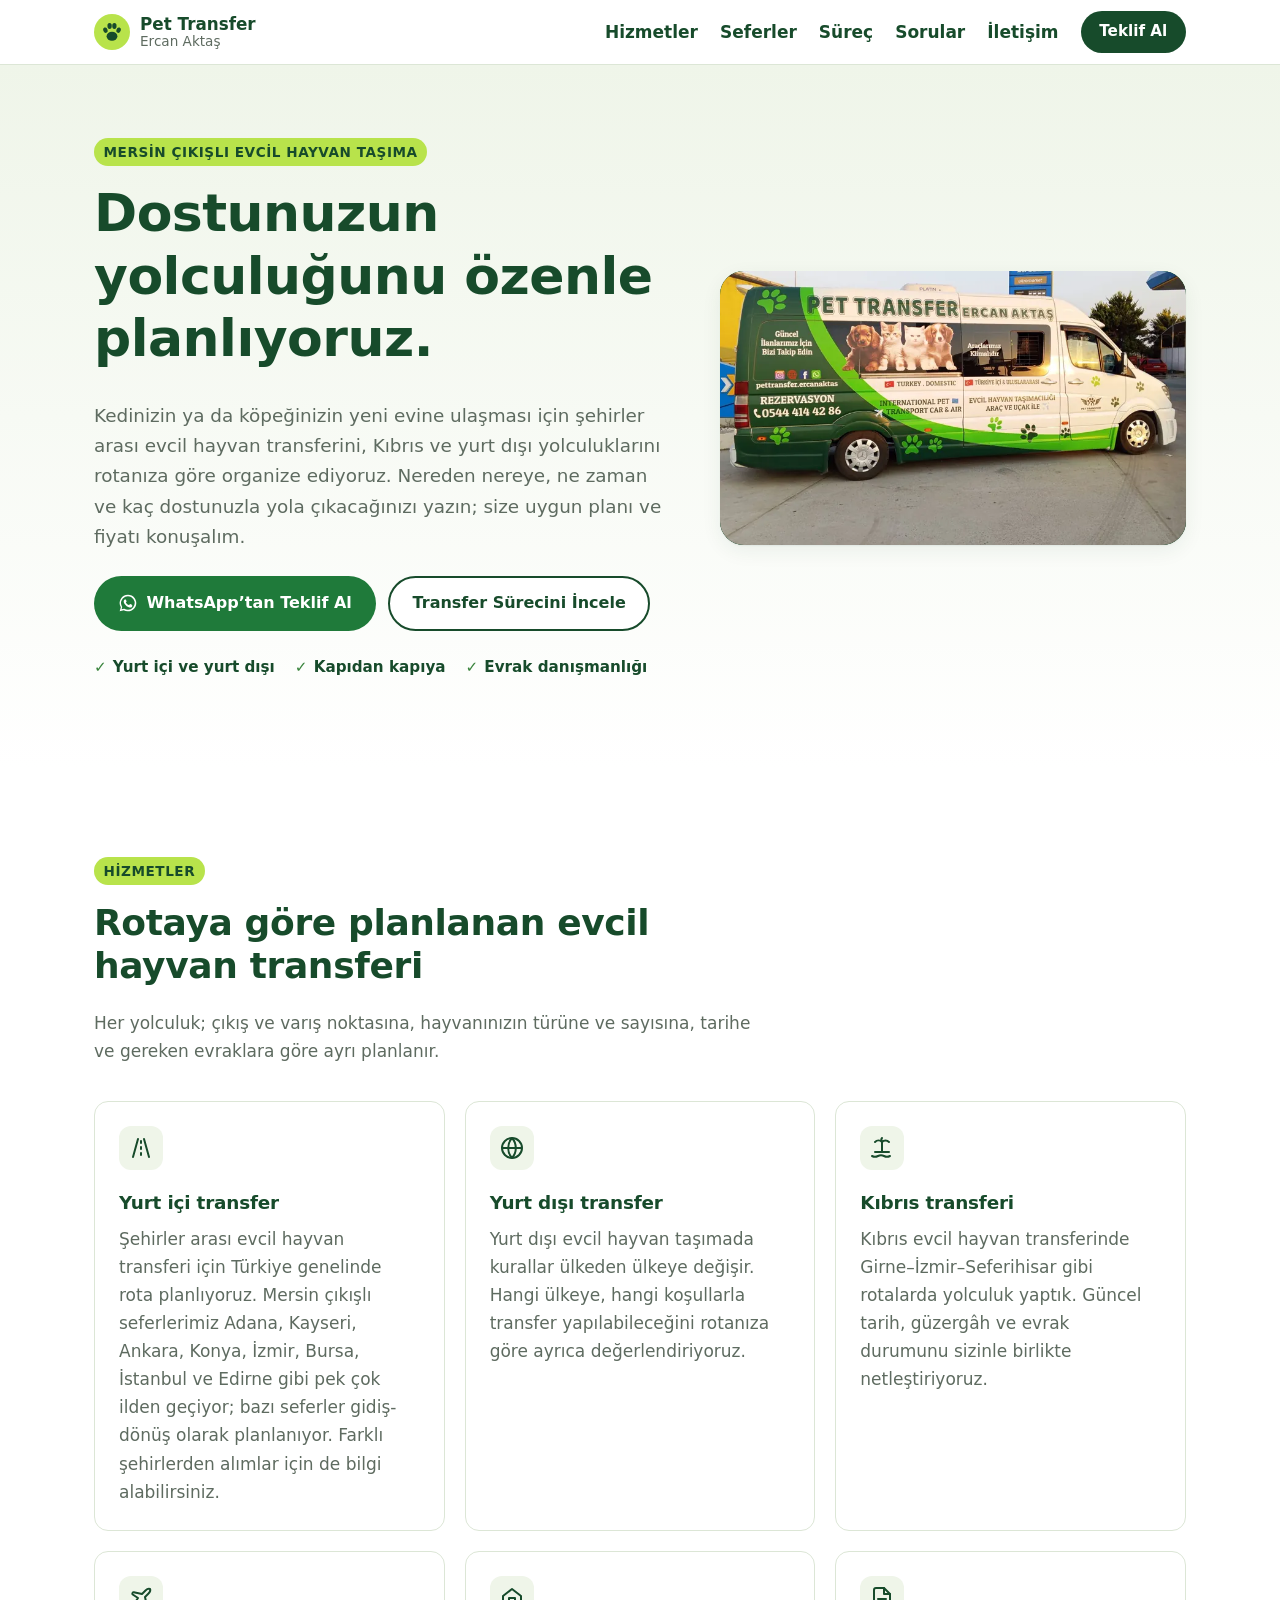
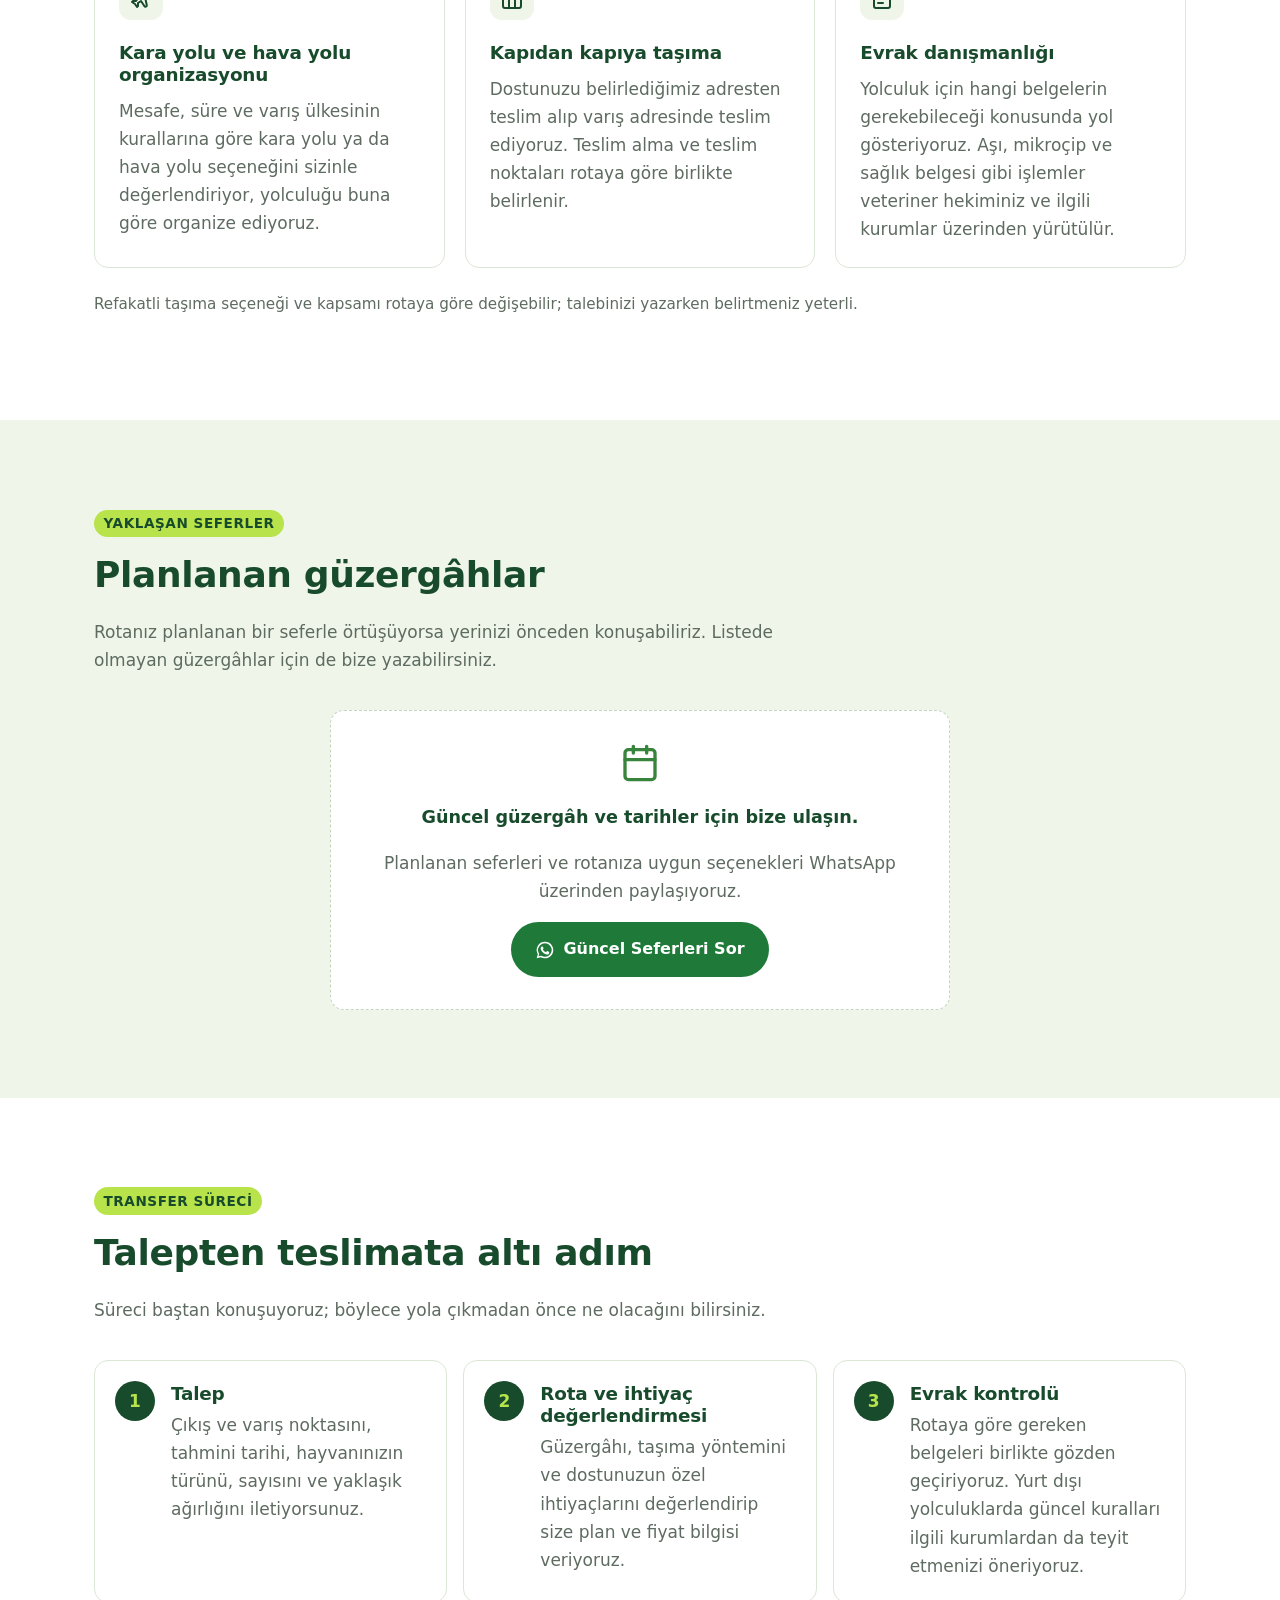
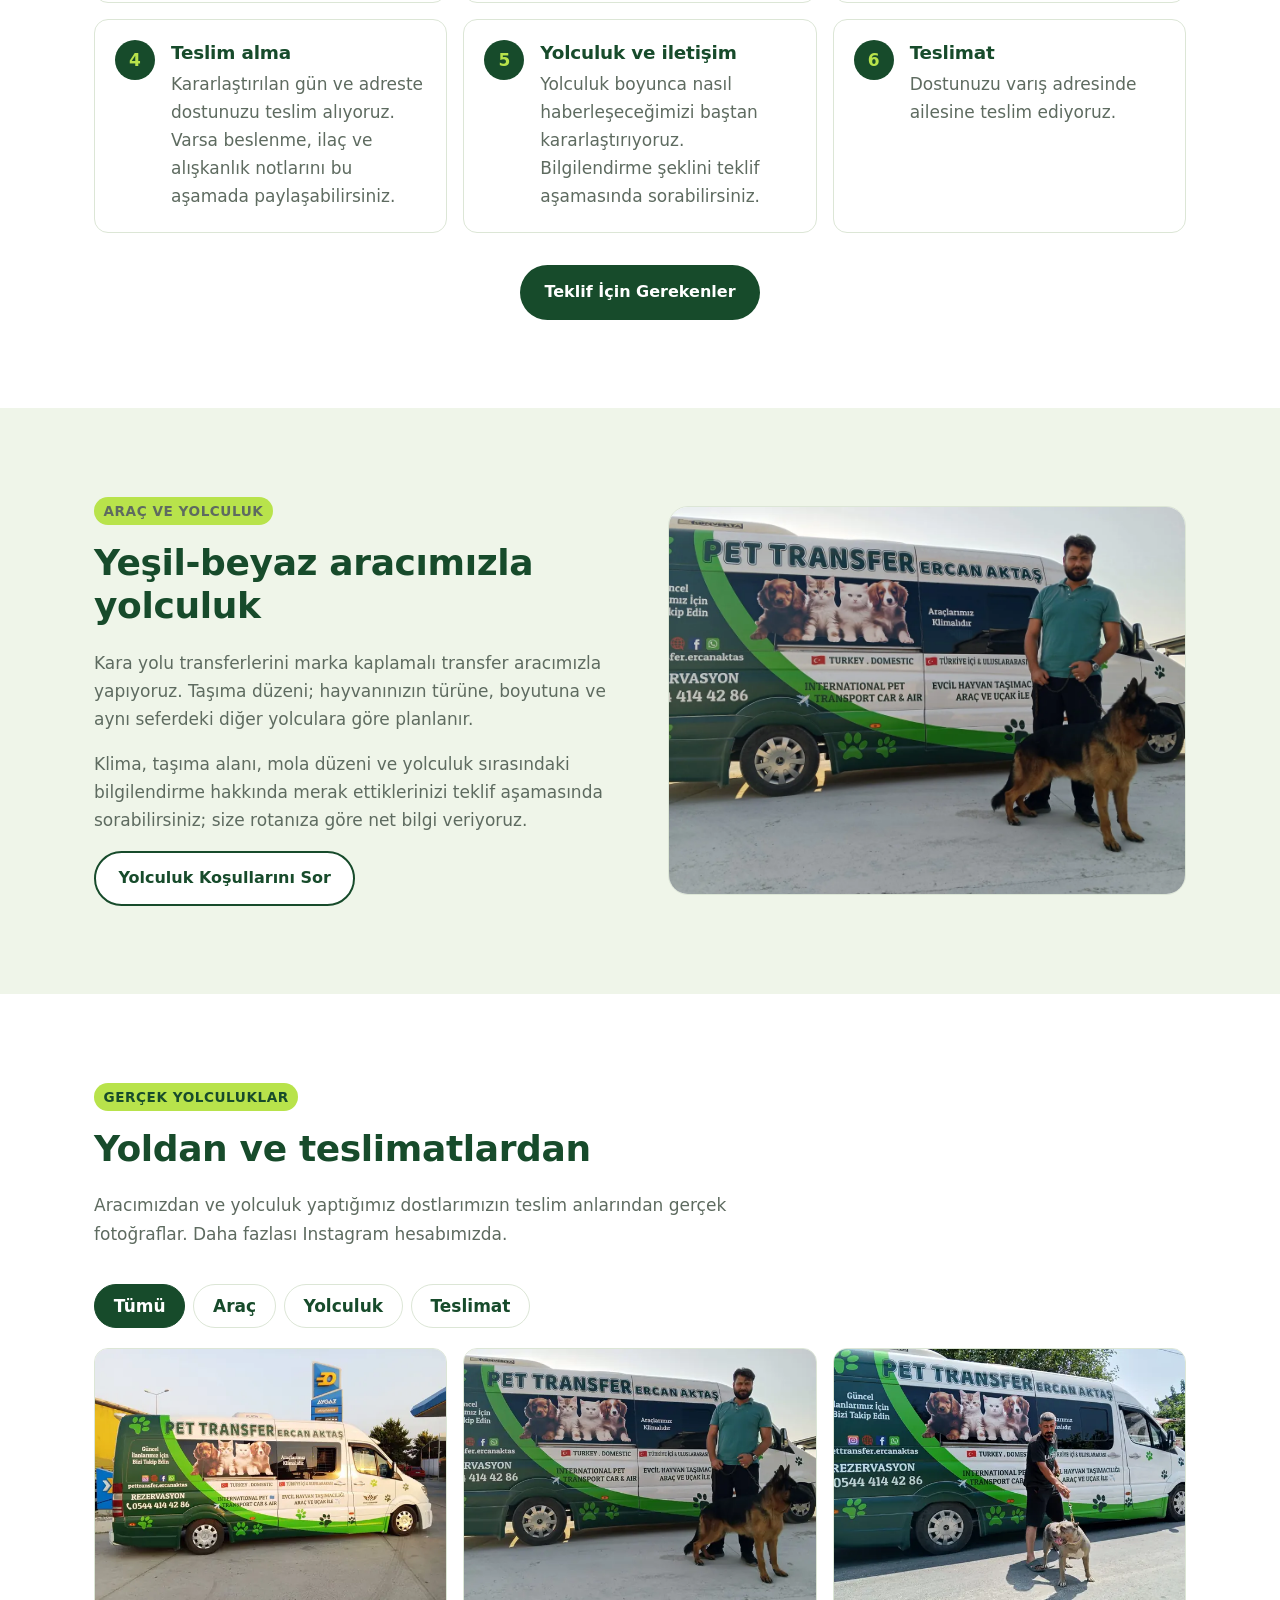
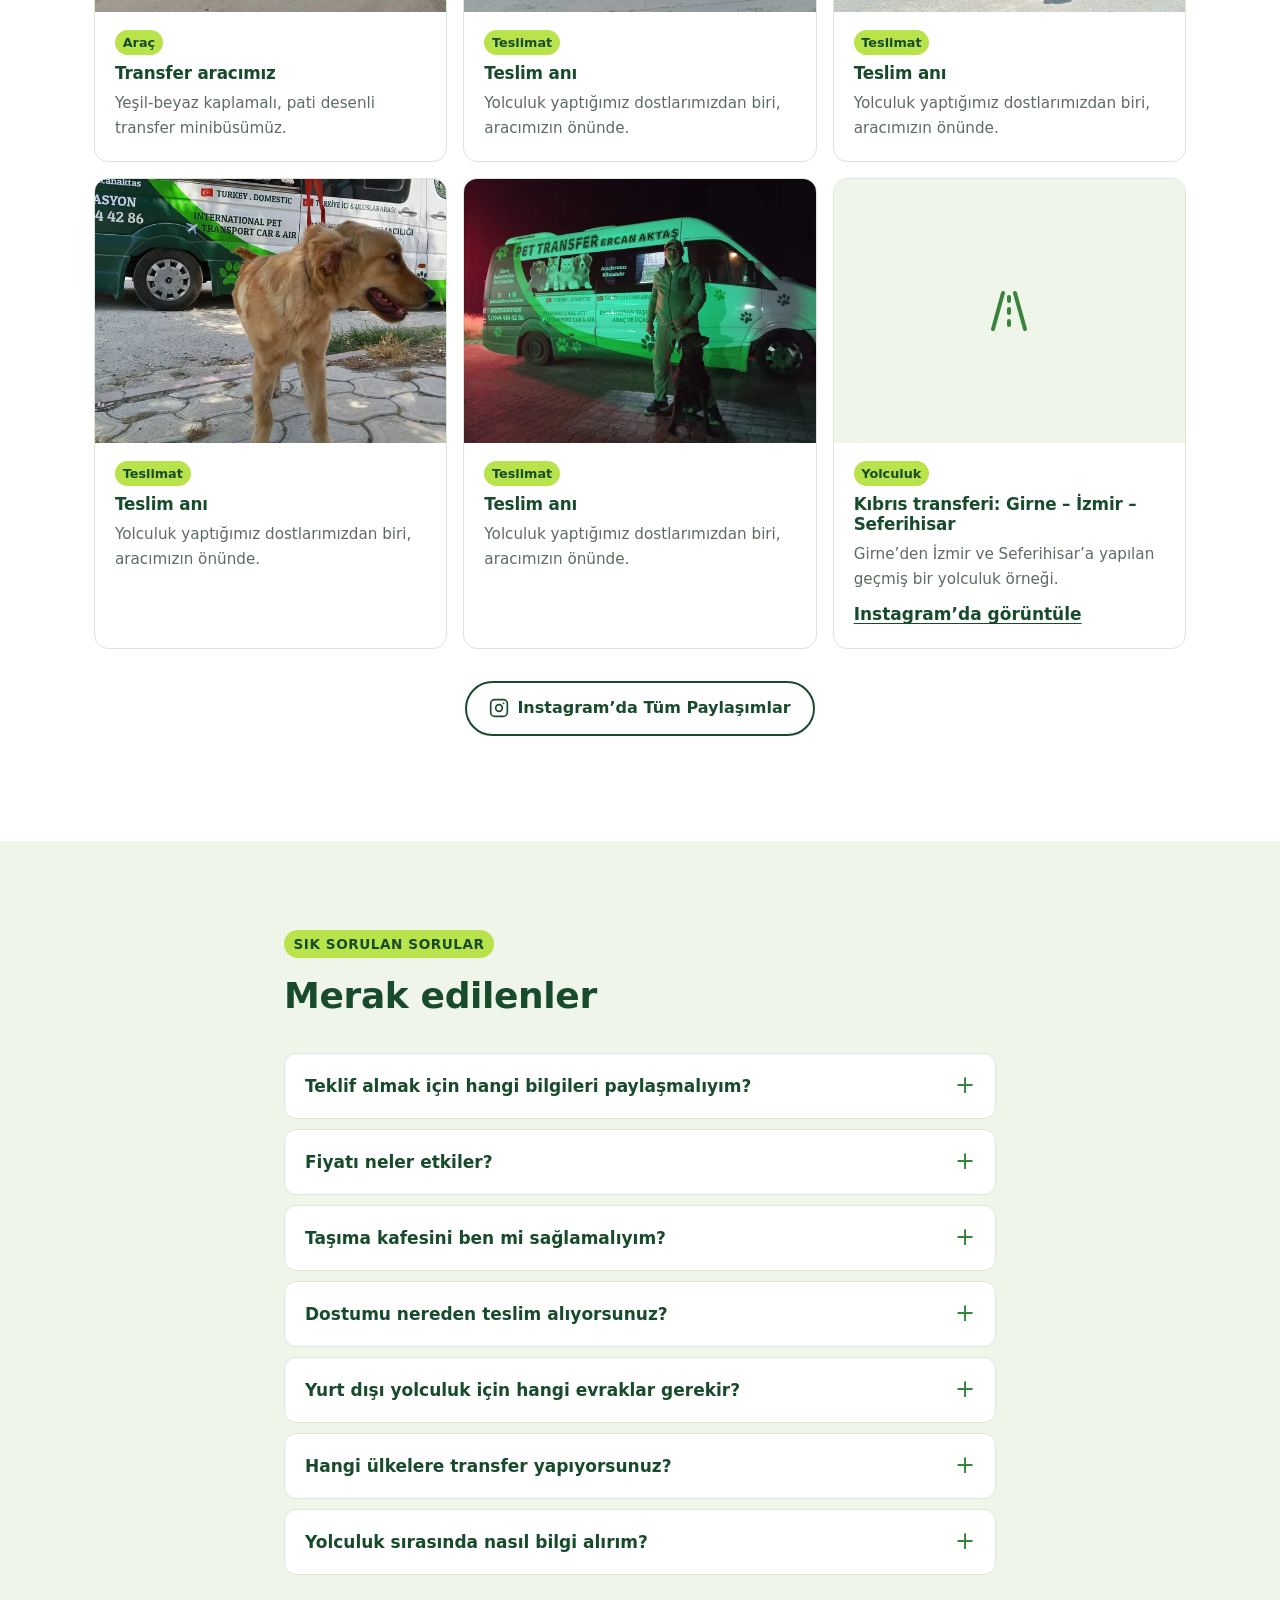
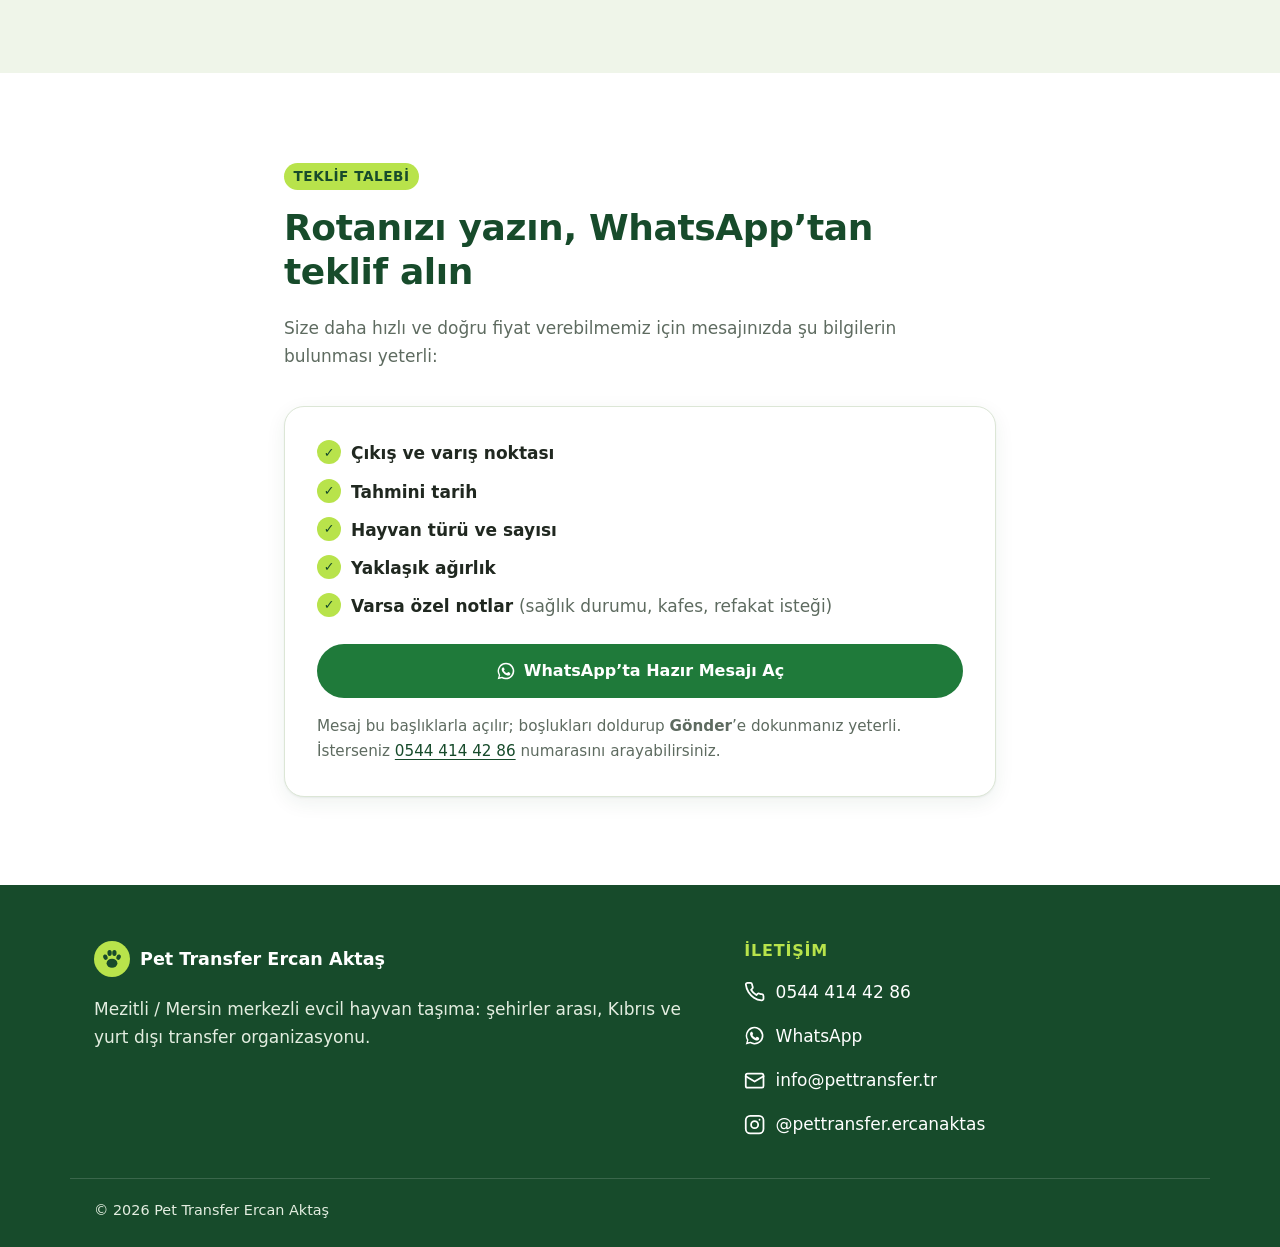
<file: index.html>
<!doctype html>
<html lang="tr">
<head>
  <meta charset="utf-8">
  <meta name="viewport" content="width=device-width, initial-scale=1">
  <!-- Google etiketi (Google Ads) – sayfada yalnızca bir kez yüklenir.
       Sitede çerez tercihi alan bir araç olmadığı için izin varsayılmaz: reklam ve analiz
       çerezleri varsayılan olarak "denied" başlar. İleride bir çerez bandı eklenirse
       kullanıcı onayında gtag('consent', 'update', {...}) çağrılmalıdır. -->
  <script>
    window.dataLayer = window.dataLayer || [];
    function gtag(){dataLayer.push(arguments);}
    gtag('consent', 'default', {
      ad_storage: 'denied',
      ad_user_data: 'denied',
      ad_personalization: 'denied',
      analytics_storage: 'denied'
    });
    gtag('js', new Date());
    gtag('config', 'AW-18355595125');
  </script>
  <script async src="https://www.googletagmanager.com/gtag/js?id=AW-18355595125"></script>
  <title>Pet Transfer Ercan Aktaş | Evcil Hayvan Taşıma – Mersin</title>
  <meta name="description" content="Mersin merkezli evcil hayvan taşıma: şehirler arası evcil hayvan transferi, Kıbrıs ve yurt dışı transfer organizasyonu. Rotanızı yazın, WhatsApp'tan teklif alın.">
  <link rel="canonical" href="https://pettransfer.tr/">
  <meta name="theme-color" content="#174B2B">

  <meta property="og:type" content="website">
  <meta property="og:locale" content="tr_TR">
  <meta property="og:site_name" content="Pet Transfer Ercan Aktaş">
  <meta property="og:title" content="Pet Transfer Ercan Aktaş | Evcil Hayvan Taşıma">
  <meta property="og:description" content="Dostunuzun yolculuğunu özenle planlıyoruz. Türkiye içi, Kıbrıs ve yurt dışı evcil hayvan transferi için WhatsApp'tan teklif alın.">
  <meta property="og:url" content="https://pettransfer.tr/">
  <meta property="og:image" content="https://pettransfer.tr/assets/img/og-arac.jpg">
  <meta property="og:image:width" content="1200">
  <meta property="og:image:height" content="630">
  <meta name="twitter:card" content="summary_large_image">
  <link rel="preload" as="image" href="assets/img/arac-yan-760.webp" imagesrcset="assets/img/arac-yan-760.webp 760w, assets/img/arac-yan.webp 1400w" imagesizes="(min-width: 900px) 480px, 100vw">

  <link rel="icon" href="assets/favicon.svg" type="image/svg+xml">
  <link rel="stylesheet" href="assets/css/style.css?v=20261008-4">

  <script type="application/ld+json">
  {
    "@context": "https://schema.org",
    "@type": "LocalBusiness",
    "name": "Pet Transfer Ercan Aktaş",
    "description": "Evcil hayvan taşıma: şehirler arası, Kıbrıs ve yurt dışı evcil hayvan transferi organizasyonu.",
    "url": "https://pettransfer.tr/",
    "telephone": "+905444144286",
    "email": "info@pettransfer.tr",
    "address": {
      "@type": "PostalAddress",
      "addressLocality": "Mezitli",
      "addressRegion": "Mersin",
      "addressCountry": "TR"
    },
    "areaServed": "TR",
    "sameAs": ["https://www.instagram.com/pettransfer.ercanaktas/"]
  }
  </script>
</head>
<body>
  <a class="skip-link" href="#icerik">İçeriğe geç</a>

  <header class="site-header">
    <div class="container header-inner">
      <a class="brand" href="#ust" aria-label="Pet Transfer Ercan Aktaş ana sayfa">
        <!-- YAYIN ÖNCESİ: Orijinal logo dosyası gelince bu ikon + yazıyı logo görseliyle değiştirin. -->
        <svg class="brand-mark" viewBox="0 0 40 40" aria-hidden="true"><use href="#pati"/></svg>
        <span class="brand-text"><strong>Pet Transfer</strong><span>Ercan Aktaş</span></span>
      </a>
      <nav class="main-nav" aria-label="Ana menü">
        <button class="nav-toggle" type="button" aria-expanded="false" aria-controls="menu">
          <span class="nav-toggle-bar" aria-hidden="true"></span>
          <span class="visually-hidden">Menüyü aç</span>
        </button>
        <ul id="menu" class="nav-list">
          <li><a href="#hizmetler">Hizmetler</a></li>
          <li><a href="#seferler">Seferler</a></li>
          <li><a href="#surec">Süreç</a></li>
          <li><a href="#sss">Sorular</a></li>
          <li><a href="#iletisim">İletişim</a></li>
          <li class="nav-cta"><a class="btn btn-primary btn-sm" href="#talep">Teklif Al</a></li>
        </ul>
      </nav>
    </div>
  </header>

  <main id="icerik">
    <!-- 1. ANA BÖLÜM -->
    <section class="hero" id="ust" aria-labelledby="hero-baslik">
      <div class="container hero-inner">
        <div class="hero-text">
          <p class="eyebrow">Mersin çıkışlı evcil hayvan taşıma</p>
          <h1 id="hero-baslik">Dostunuzun yolculuğunu özenle planlıyoruz.</h1>
          <p class="lead">Kedinizin ya da köpeğinizin yeni evine ulaşması için şehirler arası evcil hayvan transferini, Kıbrıs ve yurt dışı yolculuklarını rotanıza göre organize ediyoruz. Nereden nereye, ne zaman ve kaç dostunuzla yola çıkacağınızı yazın; size uygun planı ve fiyatı konuşalım.</p>
          <div class="btn-row">
            <a class="btn btn-whatsapp" href="https://wa.me/905444144286?text=Merhaba%2C%20evcil%20hayvan%20transferi%20i%C3%A7in%20teklif%20almak%20istiyorum." data-wa-link>
              <svg aria-hidden="true" class="icon"><use href="#i-wa"/></svg>
              WhatsApp’tan Teklif Al
            </a>
            <a class="btn btn-ghost" href="#surec">Transfer Sürecini İncele</a>
          </div>
          <ul class="hero-facts" aria-label="Kısa bilgiler">
            <li>Yurt içi ve yurt dışı</li>
            <li>Kapıdan kapıya</li>
            <li>Evrak danışmanlığı</li>
          </ul>
        </div>

        <figure class="hero-media">
          <!-- İşletmenin gerçek araç fotoğrafı. Dosya yoksa aşağıdaki rota kartı görünür. -->
          <img src="assets/img/arac-yan-760.webp"
               srcset="assets/img/arac-yan-760.webp 760w, assets/img/arac-yan.webp 1400w"
               sizes="(min-width: 900px) 480px, 100vw" width="1400" height="824"
               alt="Yandan görünüm: Pet Transfer Ercan Aktaş yazılı, pati desenli yeşil-beyaz kaplamalı transfer minibüsü"
               fetchpriority="high" decoding="async" data-optional-img>
          <div class="hero-fallback" aria-hidden="true">
            <div class="route-demo">
              <span class="route-label">Örnek rota planı</span>
              <ol>
                <li><span class="dot"></span>Çıkış noktası</li>
                <li><span class="dot"></span>Ara duraklar</li>
                <li><span class="dot dot-end"></span>Ailesine teslim</li>
              </ol>
              <svg class="route-paw" viewBox="0 0 40 40"><use href="#pati"/></svg>
            </div>
          </div>
        </figure>
      </div>
    </section>

    <!-- 2. HİZMETLER -->
    <section class="section" id="hizmetler" aria-labelledby="hizmet-baslik">
      <div class="container">
        <div class="section-head">
          <p class="eyebrow">Hizmetler</p>
          <h2 id="hizmet-baslik">Rotaya göre planlanan evcil hayvan transferi</h2>
          <p>Her yolculuk; çıkış ve varış noktasına, hayvanınızın türüne ve sayısına, tarihe ve gereken evraklara göre ayrı planlanır.</p>
        </div>

        <div class="card-grid">
          <article class="card">
            <svg class="card-icon" aria-hidden="true"><use href="#i-road"/></svg>
            <h3>Yurt içi transfer</h3>
            <p>Şehirler arası evcil hayvan transferi için Türkiye genelinde rota planlıyoruz. Mersin çıkışlı seferlerimiz Adana, Kayseri, Ankara, Konya, İzmir, Bursa, İstanbul ve Edirne gibi pek çok ilden geçiyor; bazı seferler gidiş-dönüş olarak planlanıyor. Farklı şehirlerden alımlar için de bilgi alabilirsiniz.</p>
          </article>
          <article class="card">
            <svg class="card-icon" aria-hidden="true"><use href="#i-globe"/></svg>
            <h3>Yurt dışı transfer</h3>
            <p>Yurt dışı evcil hayvan taşımada kurallar ülkeden ülkeye değişir. Hangi ülkeye, hangi koşullarla transfer yapılabileceğini rotanıza göre ayrıca değerlendiriyoruz.</p>
          </article>
          <article class="card">
            <svg class="card-icon" aria-hidden="true"><use href="#i-island"/></svg>
            <h3>Kıbrıs transferi</h3>
            <p>Kıbrıs evcil hayvan transferinde Girne–İzmir–Seferihisar gibi rotalarda yolculuk yaptık. Güncel tarih, güzergâh ve evrak durumunu sizinle birlikte netleştiriyoruz.</p>
          </article>
          <article class="card">
            <svg class="card-icon" aria-hidden="true"><use href="#i-plane"/></svg>
            <h3>Kara yolu ve hava yolu organizasyonu</h3>
            <p>Mesafe, süre ve varış ülkesinin kurallarına göre kara yolu ya da hava yolu seçeneğini sizinle değerlendiriyor, yolculuğu buna göre organize ediyoruz.</p>
          </article>
          <article class="card">
            <svg class="card-icon" aria-hidden="true"><use href="#i-home"/></svg>
            <h3>Kapıdan kapıya taşıma</h3>
            <p>Dostunuzu belirlediğimiz adresten teslim alıp varış adresinde teslim ediyoruz. Teslim alma ve teslim noktaları rotaya göre birlikte belirlenir.</p>
          </article>
          <article class="card">
            <svg class="card-icon" aria-hidden="true"><use href="#i-doc"/></svg>
            <h3>Evrak danışmanlığı</h3>
            <p>Yolculuk için hangi belgelerin gerekebileceği konusunda yol gösteriyoruz. Aşı, mikroçip ve sağlık belgesi gibi işlemler veteriner hekiminiz ve ilgili kurumlar üzerinden yürütülür.</p>
          </article>
        </div>
        <p class="note">Refakatli taşıma seçeneği ve kapsamı rotaya göre değişebilir; talebinizi yazarken belirtmeniz yeterli.</p>
      </div>
    </section>

    <!-- 3. YAKLAŞAN SEFERLER -->
    <section class="section section-tint" id="seferler" aria-labelledby="sefer-baslik">
      <div class="container">
        <div class="section-head">
          <p class="eyebrow">Yaklaşan seferler</p>
          <h2 id="sefer-baslik">Planlanan güzergâhlar</h2>
          <p>Rotanız planlanan bir seferle örtüşüyorsa yerinizi önceden konuşabiliriz. Listede olmayan güzergâhlar için de bize yazabilirsiniz.</p>
        </div>
        <div id="sefer-listesi" class="trip-grid" aria-live="polite">
          <!-- Kartlar assets/js/seferler.js dosyasından oluşturulur. -->
        </div>
        <div id="sefer-bos" class="empty-state">
          <svg aria-hidden="true" class="icon icon-lg"><use href="#i-calendar"/></svg>
          <p><strong id="sefer-bos-baslik">Güncel güzergâh ve tarihler için bize ulaşın.</strong></p>
          <p id="sefer-bos-metin">Planlanan seferleri ve rotanıza uygun seçenekleri WhatsApp üzerinden paylaşıyoruz.</p>
          <a class="btn btn-whatsapp" href="https://wa.me/905444144286?text=Merhaba%2C%20g%C3%BCncel%20seferler%20ve%20tarihler%20hakk%C4%B1nda%20bilgi%20almak%20istiyorum." data-wa-link>
            <svg aria-hidden="true" class="icon"><use href="#i-wa"/></svg>
            Güncel Seferleri Sor
          </a>
        </div>
      </div>
    </section>

    <!-- 4. TRANSFER SÜRECİ -->
    <section class="section" id="surec" aria-labelledby="surec-baslik">
      <div class="container">
        <div class="section-head">
          <p class="eyebrow">Transfer süreci</p>
          <h2 id="surec-baslik">Talepten teslimata altı adım</h2>
          <p>Süreci baştan konuşuyoruz; böylece yola çıkmadan önce ne olacağını bilirsiniz.</p>
        </div>
        <ol class="steps">
          <li>
            <h3>Talep</h3>
            <p>Çıkış ve varış noktasını, tahmini tarihi, hayvanınızın türünü, sayısını ve yaklaşık ağırlığını iletiyorsunuz.</p>
          </li>
          <li>
            <h3>Rota ve ihtiyaç değerlendirmesi</h3>
            <p>Güzergâhı, taşıma yöntemini ve dostunuzun özel ihtiyaçlarını değerlendirip size plan ve fiyat bilgisi veriyoruz.</p>
          </li>
          <li>
            <h3>Evrak kontrolü</h3>
            <p>Rotaya göre gereken belgeleri birlikte gözden geçiriyoruz. Yurt dışı yolculuklarda güncel kuralları ilgili kurumlardan da teyit etmenizi öneriyoruz.</p>
          </li>
          <li>
            <h3>Teslim alma</h3>
            <p>Kararlaştırılan gün ve adreste dostunuzu teslim alıyoruz. Varsa beslenme, ilaç ve alışkanlık notlarını bu aşamada paylaşabilirsiniz.</p>
          </li>
          <li>
            <h3>Yolculuk ve iletişim</h3>
            <p>Yolculuk boyunca nasıl haberleşeceğimizi baştan kararlaştırıyoruz. Bilgilendirme şeklini teklif aşamasında sorabilirsiniz.</p>
          </li>
          <li>
            <h3>Teslimat</h3>
            <p>Dostunuzu varış adresinde ailesine teslim ediyoruz.</p>
          </li>
        </ol>
        <div class="center">
          <a class="btn btn-primary" href="#talep">Teklif İçin Gerekenler</a>
        </div>
      </div>
    </section>

    <!-- 5. ARAÇ VE YOLCULUK KOŞULLARI -->
    <section class="section section-tint" id="arac" aria-labelledby="arac-baslik">
      <div class="container split">
        <div>
          <p class="eyebrow">Araç ve yolculuk</p>
          <h2 id="arac-baslik">Yeşil-beyaz aracımızla yolculuk</h2>
          <p>Kara yolu transferlerini marka kaplamalı transfer aracımızla yapıyoruz. Taşıma düzeni; hayvanınızın türüne, boyutuna ve aynı seferdeki diğer yolculara göre planlanır.</p>
          <p>Klima, taşıma alanı, mola düzeni ve yolculuk sırasındaki bilgilendirme hakkında merak ettiklerinizi teklif aşamasında sorabilirsiniz; size rotanıza göre net bilgi veriyoruz.</p>
          <!-- YAYIN ÖNCESİ: İşletme doğruladıktan sonra aşağıdaki listeyi somut maddelerle doldurun
               (ör. "Araç klimalıdır", mola sıklığı, temizlik uygulaması). Doğrulanmamış madde eklemeyin. -->
          <a class="btn btn-ghost" href="https://wa.me/905444144286?text=Merhaba%2C%20ara%C3%A7%20ve%20yolculuk%20ko%C5%9Fullar%C4%B1%20hakk%C4%B1nda%20bilgi%20almak%20istiyorum." data-wa-link>Yolculuk Koşullarını Sor</a>
        </div>
        <figure class="photo-slot">
          <!-- İşletmenin gerçek fotoğrafı. YAYIN ÖNCESİ: Taşıma alanının (araç içi) fotoğrafı gelirse buraya eklenebilir. -->
          <img src="assets/img/teslim-1.webp" width="1200" height="900" loading="lazy" decoding="async"
               alt="Tasmalı bir Alman çoban köpeği, yanındaki kişiyle birlikte transfer minibüsünün önünde" data-optional-img>
          <div class="photo-fallback">
            <svg aria-hidden="true" class="icon icon-lg"><use href="#i-van"/></svg>
            <p>Araç fotoğrafları için Instagram hesabımıza göz atabilirsiniz.</p>
            <a href="https://www.instagram.com/pettransfer.ercanaktas/" rel="noopener" target="_blank">@pettransfer.ercanaktas</a>
          </div>
        </figure>
      </div>
    </section>

    <!-- 6. GERÇEK YOLCULUKLAR -->
    <section class="section" id="yolculuklar" aria-labelledby="galeri-baslik">
      <div class="container">
        <div class="section-head">
          <p class="eyebrow">Gerçek yolculuklar</p>
          <h2 id="galeri-baslik">Yoldan ve teslimatlardan</h2>
          <p>Aracımızdan ve yolculuk yaptığımız dostlarımızın teslim anlarından gerçek fotoğraflar. Daha fazlası Instagram hesabımızda.</p>
        </div>
        <div class="tabs" role="tablist" aria-label="Galeri kategorileri">
          <button role="tab" type="button" aria-selected="true" data-filter="hepsi">Tümü</button>
          <button role="tab" type="button" aria-selected="false" data-filter="arac">Araç</button>
          <button role="tab" type="button" aria-selected="false" data-filter="yolculuk">Yolculuk</button>
          <button role="tab" type="button" aria-selected="false" data-filter="teslimat">Teslimat</button>
        </div>
        <div id="galeri" class="gallery" role="tabpanel" aria-label="Paylaşımlar">
          <!-- Kartlar assets/js/galeri.js dosyasından oluşturulur. -->
        </div>
        <p class="center">
          <a class="btn btn-ghost" href="https://www.instagram.com/pettransfer.ercanaktas/" rel="noopener" target="_blank">
            <svg aria-hidden="true" class="icon"><use href="#i-ig"/></svg>
            Instagram’da Tüm Paylaşımlar
          </a>
        </p>
      </div>
    </section>

    <!-- 7. SSS -->
    <section class="section section-tint" id="sss" aria-labelledby="sss-baslik">
      <div class="container narrow">
        <div class="section-head">
          <p class="eyebrow">Sık sorulan sorular</p>
          <h2 id="sss-baslik">Merak edilenler</h2>
        </div>
        <div class="faq">
          <details>
            <summary>Teklif almak için hangi bilgileri paylaşmalıyım?</summary>
            <p>Çıkış ve varış noktası, tahmini tarih, hayvanınızın türü, sayısı ve yaklaşık ağırlığı teklif için yeterli bir başlangıçtır. Varsa sağlık durumu, ilaç kullanımı ya da özel ihtiyaçlarını da not olarak ekleyebilirsiniz. Teklif bölümündeki butonla bu başlıkları içeren hazır bir WhatsApp mesajı açabilirsiniz.</p>
          </details>
          <details>
            <summary>Fiyatı neler etkiler?</summary>
            <p>Fiyat; mesafe ve güzergâha, kara yolu mu hava yolu mu kullanılacağına, hayvan sayısına ve boyutuna, kapıdan kapıya alım-teslim ihtiyacına ve yurt dışı rotalarda gereken işlemlere göre değişir. Rotanız planlanan bir seferle örtüşüyorsa bu da fiyatı etkileyebilir. Net fiyatı bilgilerinizi aldıktan sonra paylaşıyoruz.</p>
          </details>
          <details>
            <summary>Taşıma kafesini ben mi sağlamalıyım?</summary>
            <p>Taşıma kafesi ihtiyacı; hayvanınızın boyutuna, taşıma yöntemine ve rotaya göre değişir. Hava yolu yolculuklarında kafes ölçüleri havayolu şirketinin kurallarına tabidir. Kendi kafesinizi kullanıp kullanamayacağınızı teklif aşamasında birlikte netleştiriyoruz.</p>
          </details>
          <details>
            <summary>Dostumu nereden teslim alıyorsunuz?</summary>
            <p>Kapıdan kapıya taşımada adresinizden teslim alıp varış adresinde teslim ediyoruz. Planlanan seferlerde güzergâh üzerindeki buluşma noktaları da konuşulabilir. Teslim alma yeri ve saati rotaya göre birlikte belirlenir.</p>
          </details>
          <details>
            <summary>Yurt dışı yolculuk için hangi evraklar gerekir?</summary>
            <p>Gerekli belgeler varış ülkesine göre değişir; mikroçip, aşı kayıtları, sağlık belgesi ve bazı ülkelerde ek testler istenebilir. Kurallar zaman içinde güncellenebildiği için rotanıza göre birlikte kontrol ediyor, resmî gereklilikleri veteriner hekiminiz ve ilgili kurumlardan da teyit etmenizi öneriyoruz.</p>
          </details>
          <details>
            <summary>Hangi ülkelere transfer yapıyorsunuz?</summary>
            <p>Türkiye içinde farklı illere ve yurt dışına transfer organize ediyoruz. Ülke bazında koşullar farklı olduğu için gitmek istediğiniz ülkeyi yazmanız yeterli; o rota için yapılabilecekleri size ayrıca bildiriyoruz.</p>
          </details>
          <details>
            <summary>Yolculuk sırasında nasıl bilgi alırım?</summary>
            <p>Yolculuk boyunca iletişim WhatsApp ve telefon üzerinden sağlanır. Hangi aralıklarla ve nasıl bilgilendirileceğinizi yola çıkmadan önce birlikte kararlaştırıyoruz.</p>
          </details>
        </div>
      </div>
    </section>

    <!-- 8. TEKLİF TALEBİ -->
    <section class="section" id="talep" aria-labelledby="talep-baslik">
      <div class="container narrow">
        <div class="section-head">
          <p class="eyebrow">Teklif talebi</p>
          <h2 id="talep-baslik">Rotanızı yazın, WhatsApp’tan teklif alın</h2>
          <p>Size daha hızlı ve doğru fiyat verebilmemiz için mesajınızda şu bilgilerin bulunması yeterli:</p>
        </div>
        <div class="request-box">
          <ul class="request-list">
            <li>Çıkış ve varış noktası</li>
            <li>Tahmini tarih</li>
            <li>Hayvan türü ve sayısı</li>
            <li>Yaklaşık ağırlık</li>
            <li>Varsa özel notlar <span class="opt">(sağlık durumu, kafes, refakat isteği)</span></li>
          </ul>
          <a class="btn btn-whatsapp btn-block" href="https://wa.me/905444144286?text=Merhaba%2C%20evcil%20hayvan%20transferi%20i%C3%A7in%20teklif%20almak%20istiyorum.%0A%0A%C3%87%C4%B1k%C4%B1%C5%9F%3A%20%0AVar%C4%B1%C5%9F%3A%20%0ATahmini%20tarih%3A%20%0AHayvan%20t%C3%BCr%C3%BC%3A%20%0ASay%C4%B1%3A%20%0AYakla%C5%9F%C4%B1k%20a%C4%9F%C4%B1rl%C4%B1k%20%28kg%29%3A%20%0ANot%3A%20" data-wa-link>
            <svg aria-hidden="true" class="icon"><use href="#i-wa"/></svg>
            WhatsApp’ta Hazır Mesajı Aç
          </a>
          <p class="request-help">Mesaj bu başlıklarla açılır; boşlukları doldurup <strong>Gönder</strong>’e dokunmanız yeterli. İsterseniz <a href="tel:+905444144286">0544 414 42 86</a> numarasını arayabilirsiniz.</p>
        </div>
      </div>
    </section>
  </main>

  <!-- 9. İLETİŞİM VE ALT BİLGİ -->
  <footer class="site-footer" id="iletisim">
    <div class="container footer-grid">
      <div>
        <p class="footer-brand">
          <svg class="brand-mark" viewBox="0 0 40 40" aria-hidden="true"><use href="#pati"/></svg>
          Pet Transfer Ercan Aktaş
        </p>
        <p>Mezitli / Mersin merkezli evcil hayvan taşıma: şehirler arası, Kıbrıs ve yurt dışı transfer organizasyonu.</p>
      </div>
      <div>
        <h2 class="footer-title">İletişim</h2>
        <ul class="contact-list">
          <li><a href="tel:+905444144286"><svg aria-hidden="true" class="icon"><use href="#i-phone"/></svg>0544 414 42 86</a></li>
          <li><a href="https://wa.me/905444144286" data-wa-link><svg aria-hidden="true" class="icon"><use href="#i-wa"/></svg>WhatsApp</a></li>
          <li><a href="mailto:info@pettransfer.tr"><svg aria-hidden="true" class="icon"><use href="#i-mail"/></svg>info@pettransfer.tr</a></li>
          <li><a href="https://www.instagram.com/pettransfer.ercanaktas/" rel="noopener" target="_blank"><svg aria-hidden="true" class="icon"><use href="#i-ig"/></svg>@pettransfer.ercanaktas</a></li>
        </ul>
      </div>
    </div>
    <div class="container footer-bottom">
      <p>© <span id="yil">2026</span> Pet Transfer Ercan Aktaş</p>
    </div>
  </footer>

  <!-- Mobil sabit iletişim çubuğu -->
  <div class="mobile-bar" role="region" aria-label="Hızlı iletişim">
    <a class="mb-call" href="tel:+905444144286"><svg aria-hidden="true" class="icon"><use href="#i-phone"/></svg>Ara</a>
    <a class="mb-wa" href="https://wa.me/905444144286?text=Merhaba%2C%20evcil%20hayvan%20transferi%20i%C3%A7in%20bilgi%20almak%20istiyorum." data-wa-link><svg aria-hidden="true" class="icon"><use href="#i-wa"/></svg>WhatsApp</a>
  </div>

  <!-- İkon sprite -->
  <svg width="0" height="0" style="position:absolute" aria-hidden="true" focusable="false">
    <symbol id="pati" viewBox="0 0 40 40"><g fill="currentColor"><ellipse cx="20" cy="27" rx="9" ry="7.5"/><ellipse cx="9" cy="17" rx="3.6" ry="4.6" transform="rotate(-18 9 17)"/><ellipse cx="16" cy="10" rx="3.6" ry="4.8"/><ellipse cx="24" cy="10" rx="3.6" ry="4.8"/><ellipse cx="31" cy="17" rx="3.6" ry="4.6" transform="rotate(18 31 17)"/></g></symbol>
    <symbol id="i-wa" viewBox="0 0 24 24"><path fill="currentColor" d="M12 2a10 10 0 0 0-8.6 15.1L2 22l5-1.3A10 10 0 1 0 12 2Zm0 18.2c-1.6 0-3.1-.4-4.4-1.2l-.3-.2-3 .8.8-2.9-.2-.3A8.2 8.2 0 1 1 12 20.2Zm4.5-6.1c-.2-.1-1.5-.7-1.7-.8-.2-.1-.4-.1-.6.1l-.8 1c-.1.2-.3.2-.5.1a6.7 6.7 0 0 1-3.3-2.9c-.3-.4.3-.4.7-1.3.1-.2 0-.3 0-.4l-.8-1.8c-.2-.5-.4-.4-.6-.4h-.5c-.2 0-.4.1-.7.3-.2.3-.9.9-.9 2.2s.9 2.5 1 2.7c.1.2 1.8 2.8 4.4 3.9 1.6.7 2.3.8 3.1.6.5-.1 1.5-.6 1.7-1.2.2-.6.2-1.1.2-1.2-.1-.1-.3-.2-.5-.3Z"/></symbol>
    <symbol id="i-phone" viewBox="0 0 24 24"><path fill="none" stroke="currentColor" stroke-width="2" stroke-linecap="round" stroke-linejoin="round" d="M22 16.9v3a2 2 0 0 1-2.2 2 19.8 19.8 0 0 1-8.6-3.1 19.5 19.5 0 0 1-6-6A19.8 19.8 0 0 1 2.1 4.2 2 2 0 0 1 4.1 2h3a2 2 0 0 1 2 1.7c.1 1 .4 1.9.7 2.8a2 2 0 0 1-.5 2.1L8 9.9a16 16 0 0 0 6 6l1.3-1.3a2 2 0 0 1 2.1-.4c.9.3 1.8.6 2.8.7a2 2 0 0 1 1.7 2Z"/></symbol>
    <symbol id="i-mail" viewBox="0 0 24 24"><g fill="none" stroke="currentColor" stroke-width="2" stroke-linecap="round" stroke-linejoin="round"><rect x="2" y="4" width="20" height="16" rx="2"/><path d="m22 7-10 6L2 7"/></g></symbol>
    <symbol id="i-ig" viewBox="0 0 24 24"><g fill="none" stroke="currentColor" stroke-width="2"><rect x="2" y="2" width="20" height="20" rx="5"/><circle cx="12" cy="12" r="4"/><circle cx="17.5" cy="6.5" r="1" fill="currentColor" stroke="none"/></g></symbol>
    <symbol id="i-road" viewBox="0 0 24 24"><g fill="none" stroke="currentColor" stroke-width="2" stroke-linecap="round" stroke-linejoin="round"><path d="M4 21 9 3M20 21 15 3M12 5v2M12 11v2M12 17v2"/></g></symbol>
    <symbol id="i-globe" viewBox="0 0 24 24"><g fill="none" stroke="currentColor" stroke-width="2"><circle cx="12" cy="12" r="10"/><path d="M2 12h20M12 2a15 15 0 0 1 0 20M12 2a15 15 0 0 0 0 20"/></g></symbol>
    <symbol id="i-island" viewBox="0 0 24 24"><g fill="none" stroke="currentColor" stroke-width="2" stroke-linecap="round" stroke-linejoin="round"><path d="M2 20c2 1 4 1 6 0s4-1 6 0 4 1 6 0M5 16h14M12 16V6M12 6c-2-2-5-2-7 0M12 6c2-2 5-2 7 0M12 6c-1-2-1-3 0-4"/></g></symbol>
    <symbol id="i-plane" viewBox="0 0 24 24"><path fill="none" stroke="currentColor" stroke-width="2" stroke-linecap="round" stroke-linejoin="round" d="M17.8 19.2 16 11l3.5-3.5C21 6 21.5 4 21 3c-1-.5-3 0-4.5 1.5L13 8 4.8 6.2c-.5-.1-.9.1-1.1.5l-.3.5c-.2.5-.1 1 .3 1.3L9 12l-2 3H4l-1 1 3 2 2 3 1-1v-3l3-2 3.5 5.3c.3.4.8.5 1.3.3l.5-.2c.4-.3.6-.7.5-1.2Z"/></symbol>
    <symbol id="i-home" viewBox="0 0 24 24"><g fill="none" stroke="currentColor" stroke-width="2" stroke-linecap="round" stroke-linejoin="round"><path d="m3 10 9-7 9 7v10a2 2 0 0 1-2 2H5a2 2 0 0 1-2-2Z"/><path d="M9 22V12h6v10"/></g></symbol>
    <symbol id="i-doc" viewBox="0 0 24 24"><g fill="none" stroke="currentColor" stroke-width="2" stroke-linecap="round" stroke-linejoin="round"><path d="M14 2H6a2 2 0 0 0-2 2v16a2 2 0 0 0 2 2h12a2 2 0 0 0 2-2V8Z"/><path d="M14 2v6h6M8 13h8M8 17h5"/></g></symbol>
    <symbol id="i-calendar" viewBox="0 0 24 24"><g fill="none" stroke="currentColor" stroke-width="2" stroke-linecap="round" stroke-linejoin="round"><rect x="3" y="4" width="18" height="18" rx="2"/><path d="M16 2v4M8 2v4M3 10h18"/></g></symbol>
    <symbol id="i-pin" viewBox="0 0 24 24"><g fill="none" stroke="currentColor" stroke-width="2" stroke-linecap="round" stroke-linejoin="round"><path d="M20 10c0 6-8 12-8 12s-8-6-8-12a8 8 0 0 1 16 0Z"/><circle cx="12" cy="10" r="3"/></g></symbol>
    <symbol id="i-van" viewBox="0 0 24 24"><g fill="none" stroke="currentColor" stroke-width="2" stroke-linecap="round" stroke-linejoin="round"><path d="M2 17V7a2 2 0 0 1 2-2h11l5 5v7h-2M2 17h3M9 17h6"/><circle cx="7" cy="17" r="2"/><circle cx="17" cy="17" r="2"/><path d="M15 5v5h5"/></g></symbol>
  </svg>

  <script src="assets/js/seferler.js?v=20261008-4"></script>
  <script src="assets/js/galeri.js?v=20261008-4"></script>
  <script src="assets/js/main.js?v=20261008-4"></script>
  <script src="assets/js/olcum.js?v=20261008-4"></script>
</body>
</html>
</file>
<file: assets/css/style.css>
/* Pet Transfer Ercan Aktaş – site stilleri
   Renkler yaklaşık web paletidir; orijinal logo dosyası gelince eşleştirilmelidir. */
:root {
  --green-900: #174B2B;   /* ana koyu yeşil */
  --green-600: #39843C;   /* ikincil yeşil – küçük metinde yalnızca beyaz zeminde */
  --lime: #B8E34B;        /* vurgu – üzerinde daima koyu yazı */
  --tint: #EFF5E9;        /* açık yeşil bölüm zemini */
  --bg: #FFFFFF;
  --text: #202820;
  --muted: #5E6B60;
  --line: #DCE6D6;
  --wa: #1F7A3A;          /* WhatsApp butonu: beyaz yazı ile ~5.5:1 */
  --radius: 14px;
  --shadow: 0 1px 2px rgba(23, 75, 43, .06), 0 6px 20px rgba(23, 75, 43, .07);
  --font: system-ui, -apple-system, "Segoe UI", Roboto, "Helvetica Neue", Arial, sans-serif;
  --header-h: 64px;
}

*, *::before, *::after { box-sizing: border-box; }
html { scroll-behavior: smooth; scroll-padding-top: calc(var(--header-h) + 12px); -webkit-text-size-adjust: 100%; }
@media (prefers-reduced-motion: reduce) { html { scroll-behavior: auto; } *, *::before, *::after { transition: none !important; } }
body {
  margin: 0; background: var(--bg); color: var(--text);
  font-family: var(--font); font-size: 1.0625rem; line-height: 1.65;
  padding-bottom: 72px; /* mobil iletişim çubuğu */
}
@media (min-width: 900px) { body { padding-bottom: 0; } }
img { max-width: 100%; height: auto; display: block; }
a { color: var(--green-900); text-underline-offset: 3px; }
a:hover { color: var(--green-600); }
h1, h2, h3 { color: var(--green-900); line-height: 1.2; margin: 0 0 .6em; letter-spacing: -.01em; }
h1 { font-size: clamp(2rem, 6vw, 3.25rem); }
h2 { font-size: clamp(1.6rem, 4vw, 2.25rem); }
h3 { font-size: 1.15rem; }
p { margin: 0 0 1em; }
:focus-visible { outline: 3px solid var(--green-600); outline-offset: 3px; border-radius: 6px; }

.visually-hidden { position: absolute !important; width: 1px; height: 1px; overflow: hidden; clip: rect(0 0 0 0); white-space: nowrap; }
.skip-link { position: absolute; left: 12px; top: -60px; background: var(--green-900); color: #fff; padding: 10px 16px; border-radius: 8px; z-index: 100; }
.skip-link:focus { top: 12px; color: #fff; }

.container { width: 100%; max-width: 1140px; margin: 0 auto; padding: 0 16px; }
@media (min-width: 640px) { .container { padding: 0 24px; } }
.narrow { max-width: 760px; }
.center { text-align: center; margin-top: 2rem; }
.icon { width: 1.25em; height: 1.25em; flex: none; }
.icon-lg { width: 40px; height: 40px; color: var(--green-600); }

/* Butonlar */
.btn {
  display: inline-flex; align-items: center; justify-content: center; gap: .5em;
  min-height: 48px; padding: .75em 1.4em; border-radius: 999px; border: 2px solid transparent;
  font: inherit; font-weight: 650; font-size: 1rem; text-decoration: none; cursor: pointer;
  transition: background-color .15s, color .15s, border-color .15s;
}
.btn-sm { min-height: 40px; padding: .45em 1.1em; font-size: .95rem; }
.btn-block { width: 100%; }
.btn-primary { background: var(--green-900); color: #fff; }
.btn-primary:hover { background: #0F3A20; color: #fff; }
.btn-whatsapp { background: var(--wa); color: #fff; }
.btn-whatsapp:hover { background: var(--green-900); color: #fff; }
.btn-ghost { background: #fff; color: var(--green-900); border-color: var(--green-900); }
.btn-ghost:hover { background: var(--tint); color: var(--green-900); }
.btn-row { display: flex; flex-wrap: wrap; gap: 12px; margin: 1.5rem 0; }
@media (max-width: 479px) { .btn-row .btn { width: 100%; } }

/* Üst bilgi */
.site-header { position: sticky; top: 0; z-index: 50; background: rgba(255,255,255,.96); border-bottom: 1px solid var(--line); backdrop-filter: saturate(1.4) blur(6px); }
.header-inner { display: flex; align-items: center; justify-content: space-between; height: var(--header-h); }
.brand { display: flex; align-items: center; gap: 10px; text-decoration: none; color: var(--green-900); }
.brand-mark { width: 36px; height: 36px; color: var(--green-900); background: var(--lime); border-radius: 50%; padding: 6px; }
.brand-text { display: flex; flex-direction: column; line-height: 1.1; }
.brand-text strong { font-size: 1.05rem; }
.brand-text span { font-size: .85rem; color: var(--muted); }

.nav-toggle { display: inline-flex; align-items: center; justify-content: center; width: 48px; height: 48px; background: none; border: 0; cursor: pointer; border-radius: 10px; }
.nav-toggle-bar, .nav-toggle-bar::before, .nav-toggle-bar::after { content: ""; display: block; width: 22px; height: 2px; background: var(--green-900); border-radius: 2px; position: relative; transition: transform .2s; }
.nav-toggle-bar::before { position: absolute; top: -7px; }
.nav-toggle-bar::after { position: absolute; top: 7px; }
.nav-toggle[aria-expanded="true"] .nav-toggle-bar { background: transparent; }
.nav-toggle[aria-expanded="true"] .nav-toggle-bar::before { transform: translateY(7px) rotate(45deg); }
.nav-toggle[aria-expanded="true"] .nav-toggle-bar::after { transform: translateY(-7px) rotate(-45deg); }
.nav-list { list-style: none; margin: 0; padding: 8px 16px 16px; display: none; position: absolute; left: 0; right: 0; top: var(--header-h); background: #fff; border-bottom: 1px solid var(--line); box-shadow: var(--shadow); }
.nav-list.open { display: block; }
.nav-list a { display: block; padding: 12px 4px; text-decoration: none; font-weight: 600; }
.nav-list .nav-cta a { display: inline-flex; margin-top: 8px; padding: .45em 1.1em; color: #fff; }
@media (min-width: 900px) {
  .nav-toggle { display: none; }
  .nav-list { display: flex !important; position: static; padding: 0; gap: 22px; align-items: center; border: 0; box-shadow: none; background: none; }
  .nav-list a { padding: 6px 0; }
  .nav-list .nav-cta a { margin: 0; padding: .45em 1.1em; }
}

/* Ana bölüm */
.hero { padding: 40px 0 56px; background: linear-gradient(180deg, var(--tint) 0%, #fff 100%); }
.hero-inner { display: grid; gap: 32px; align-items: center; }
@media (min-width: 900px) { .hero { padding: 72px 0 88px; } .hero-inner { grid-template-columns: 1.1fr .9fr; gap: 56px; } }
.eyebrow { display: inline-block; font-size: .85rem; font-weight: 700; letter-spacing: .04em; text-transform: uppercase; color: var(--green-900); background: var(--lime); padding: .2em .7em; border-radius: 999px; margin-bottom: 1rem; }
.lead { font-size: 1.15rem; color: var(--muted); max-width: 38em; }
.hero-facts { list-style: none; padding: 0; margin: 0; display: flex; flex-wrap: wrap; gap: 8px 20px; color: var(--green-900); font-weight: 600; font-size: .95rem; }
.hero-facts li::before { content: "✓"; margin-right: .4em; color: var(--green-600); }

.hero-media { margin: 0; position: relative; border-radius: 24px; overflow: hidden; aspect-ratio: 17 / 10; background: var(--green-900); box-shadow: var(--shadow); }
.hero-media img { width: 100%; height: 100%; object-fit: cover; position: relative; z-index: 1; }
.hero-fallback { position: absolute; inset: 0; display: grid; place-items: center; padding: 24px; background: radial-gradient(circle at 80% 15%, #2a6a3d 0, transparent 55%), var(--green-900); }
.route-demo { position: relative; background: #fff; border-radius: 18px; padding: 22px 26px; width: min(320px, 100%); box-shadow: 0 10px 30px rgba(0,0,0,.2); }
.route-label { font-size: .8rem; font-weight: 700; text-transform: uppercase; letter-spacing: .05em; color: var(--muted); }
.route-demo ol { list-style: none; margin: 12px 0 0; padding: 0; }
.route-demo li { position: relative; display: flex; align-items: center; gap: 12px; padding: 10px 0; font-weight: 600; color: var(--green-900); }
.route-demo li:not(:last-child)::after { content: ""; position: absolute; left: 6px; top: 30px; height: 22px; border-left: 2px dashed var(--line); }
.dot { width: 14px; height: 14px; border-radius: 50%; border: 3px solid var(--green-600); background: #fff; flex: none; }
.dot-end { background: var(--lime); border-color: var(--green-900); }
.route-paw { position: absolute; right: -14px; bottom: -14px; width: 52px; height: 52px; color: var(--green-900); background: var(--lime); border-radius: 50%; padding: 10px; }

/* Bölümler */
.section { padding: 64px 0; }
@media (min-width: 900px) { .section { padding: 88px 0; } }
.section-tint { background: var(--tint); }
.section-head { max-width: 680px; margin-bottom: 2.25rem; }
.section-head > p:last-child { color: var(--muted); }
.note { margin-top: 1.5rem; color: var(--muted); font-size: .95rem; }

.card-grid { display: grid; gap: 16px; grid-template-columns: 1fr; }
@media (min-width: 640px) { .card-grid { grid-template-columns: repeat(2, 1fr); } }
@media (min-width: 1000px) { .card-grid { grid-template-columns: repeat(3, 1fr); gap: 20px; } }
.card { background: #fff; border: 1px solid var(--line); border-radius: var(--radius); padding: 24px; }
.card p { color: var(--muted); margin: 0; }
.card-icon { width: 44px; height: 44px; padding: 10px; border-radius: 12px; background: var(--tint); color: var(--green-900); margin-bottom: 14px; }

/* Seferler */
.trip-grid { display: grid; gap: 16px; }
@media (min-width: 700px) { .trip-grid { grid-template-columns: repeat(2, 1fr); } }
@media (min-width: 1000px) { .trip-grid { grid-template-columns: repeat(3, 1fr); } }
.trip-grid:empty { display: none; }
.trip { background: #fff; border-radius: var(--radius); box-shadow: var(--shadow); padding: 22px; display: flex; flex-direction: column; gap: 14px; border-top: 5px solid var(--lime); }
.trip-date { display: flex; align-items: center; gap: 8px; font-weight: 700; color: var(--green-900); font-size: 1.05rem; margin: 0; }
.trip-from { margin: 0; color: var(--muted); font-size: .95rem; }
.trip-from strong { color: var(--text); }
.trip-route { list-style: none; padding: 0; margin: 0; display: flex; flex-wrap: wrap; gap: 6px; }
.trip-route li { background: var(--tint); color: var(--green-900); font-weight: 600; font-size: .9rem; padding: .25em .7em; border-radius: 999px; }
.trip-note { margin: 0; font-size: .9rem; color: var(--muted); }
.trip .btn { margin-top: auto; }
.empty-state { background: #fff; border-radius: var(--radius); padding: 32px 24px; text-align: center; border: 1px dashed #C5D6BC; max-width: 620px; margin: 0 auto; }
.empty-state .icon-lg { margin: 0 auto 12px; }
.empty-state p { color: var(--muted); }
.empty-state p strong { color: var(--green-900); font-size: 1.1rem; }
[hidden] { display: none !important; }

/* Süreç */
.steps { list-style: none; padding: 0; margin: 0; counter-reset: step; display: grid; gap: 16px; }
@media (min-width: 700px) { .steps { grid-template-columns: repeat(2, 1fr); } }
@media (min-width: 1000px) { .steps { grid-template-columns: repeat(3, 1fr); } }
.steps li { counter-increment: step; position: relative; padding: 22px 22px 22px 76px; border: 1px solid var(--line); border-radius: var(--radius); background: #fff; }
.steps li::before { content: counter(step); position: absolute; left: 20px; top: 20px; width: 40px; height: 40px; border-radius: 50%; display: grid; place-items: center; font-weight: 800; background: var(--green-900); color: var(--lime); }
.steps h3 { margin-bottom: .35em; }
.steps p { margin: 0; color: var(--muted); }

/* Araç */
.split { display: grid; gap: 32px; align-items: center; }
@media (min-width: 900px) { .split { grid-template-columns: 1fr 1fr; gap: 56px; } }
.split p { color: var(--muted); }
.photo-slot { margin: 0; position: relative; border-radius: 20px; overflow: hidden; aspect-ratio: 4 / 3; background: #fff; border: 1px solid var(--line); }
.photo-slot img { width: 100%; height: 100%; object-fit: cover; position: relative; z-index: 1; }
.photo-fallback { position: absolute; inset: 0; display: flex; flex-direction: column; align-items: center; justify-content: center; text-align: center; padding: 24px; gap: 8px; }
.photo-fallback p { margin: 0; }
.photo-fallback a { font-weight: 700; }

/* Galeri */
.tabs { display: flex; gap: 8px; flex-wrap: wrap; margin-bottom: 20px; }
.tabs button { min-height: 44px; padding: .4em 1.1em; border-radius: 999px; border: 1.5px solid var(--line); background: #fff; color: var(--green-900); font: inherit; font-weight: 600; cursor: pointer; }
.tabs button[aria-selected="true"] { background: var(--green-900); border-color: var(--green-900); color: #fff; }
.gallery { display: grid; gap: 16px; grid-template-columns: 1fr; }
@media (min-width: 640px) { .gallery { grid-template-columns: repeat(2, 1fr); } }
@media (min-width: 1000px) { .gallery { grid-template-columns: repeat(3, 1fr); } }
.g-item { border: 1px solid var(--line); border-radius: var(--radius); overflow: hidden; background: #fff; display: flex; flex-direction: column; }
.g-media { position: relative; aspect-ratio: 4 / 3; overflow: hidden; background: var(--tint); display: grid; place-items: center; color: var(--green-600); }
.g-media img { position: absolute; inset: 0; width: 100%; height: 100%; object-fit: cover; }
.g-media a { position: absolute; inset: 0; display: block; }
.g-media svg { width: 48px; height: 48px; }
.g-body { padding: 18px 20px 20px; display: flex; flex-direction: column; gap: 8px; flex: 1; }
.g-tag { align-self: flex-start; font-size: .8rem; font-weight: 700; color: var(--green-900); background: var(--lime); padding: .15em .6em; border-radius: 999px; }
.g-body h3 { margin: 0; font-size: 1.05rem; }
.g-body p { margin: 0; color: var(--muted); font-size: .95rem; }
.g-body a { margin-top: auto; font-weight: 700; }

/* SSS */
.faq details { background: #fff; border: 1px solid var(--line); border-radius: 12px; margin-bottom: 10px; }
.faq summary { cursor: pointer; padding: 18px 52px 18px 20px; font-weight: 650; color: var(--green-900); list-style: none; position: relative; min-height: 48px; }
.faq summary::-webkit-details-marker { display: none; }
.faq summary::after { content: "+"; position: absolute; right: 20px; top: 50%; transform: translateY(-50%); font-size: 1.5rem; font-weight: 400; color: var(--green-600); }
.faq details[open] summary::after { content: "–"; }
.faq details p { padding: 0 20px 18px; margin: 0; color: var(--muted); }

/* Teklif talebi */
.request-box { background: #fff; border: 1px solid var(--line); border-radius: 20px; padding: 24px 18px; box-shadow: var(--shadow); }
@media (min-width: 640px) { .request-box { padding: 32px; } }
.request-list { list-style: none; padding: 0; margin: 0 0 24px; display: grid; gap: 10px; }
.request-list li { position: relative; padding-left: 34px; font-weight: 600; color: var(--text); }
.request-list li::before { content: "✓"; position: absolute; left: 0; top: 1px; width: 24px; height: 24px; border-radius: 50%; background: var(--lime); color: var(--green-900); display: grid; place-items: center; font-size: .8rem; font-weight: 800; }
.opt { font-weight: 400; color: var(--muted); }
.request-help { margin: 16px 0 0; font-size: .95rem; color: var(--muted); }

/* Alt bilgi */
.site-footer { background: var(--green-900); color: #E3EDE0; padding: 56px 0 24px; }
.site-footer a { color: #fff; text-decoration: none; }
.site-footer a:hover { color: var(--lime); text-decoration: underline; }
.footer-grid { display: grid; gap: 32px; }
@media (min-width: 800px) { .footer-grid { grid-template-columns: 1.4fr 1fr; } }
.footer-brand { display: flex; align-items: center; gap: 10px; font-weight: 700; color: #fff; font-size: 1.1rem; }
.footer-title { color: var(--lime); font-size: 1rem; text-transform: uppercase; letter-spacing: .05em; }
.contact-list { list-style: none; padding: 0; margin: 0; }
.contact-list a { display: inline-flex; align-items: center; gap: 10px; padding: 8px 0; min-height: 44px; }
.footer-bottom { border-top: 1px solid rgba(255,255,255,.15); margin-top: 32px; padding-top: 20px; font-size: .9rem; }
.footer-bottom p { margin: 0; }

/* Mobil iletişim çubuğu */
.mobile-bar { position: fixed; left: 0; right: 0; bottom: 0; z-index: 60; display: grid; grid-template-columns: 1fr 1.4fr; gap: 8px; padding: 8px 12px calc(8px + env(safe-area-inset-bottom)); background: #fff; border-top: 1px solid var(--line); box-shadow: 0 -4px 16px rgba(0,0,0,.06); }
.mobile-bar a { display: flex; align-items: center; justify-content: center; gap: 8px; min-height: 52px; border-radius: 12px; font-weight: 700; text-decoration: none; }
.mb-call { background: #fff; color: var(--green-900); border: 2px solid var(--green-900); }
.mb-wa { background: var(--wa); color: #fff; }
.mb-wa:hover { color: #fff; }
@media (min-width: 900px) { .mobile-bar { display: none; } }
</file>
